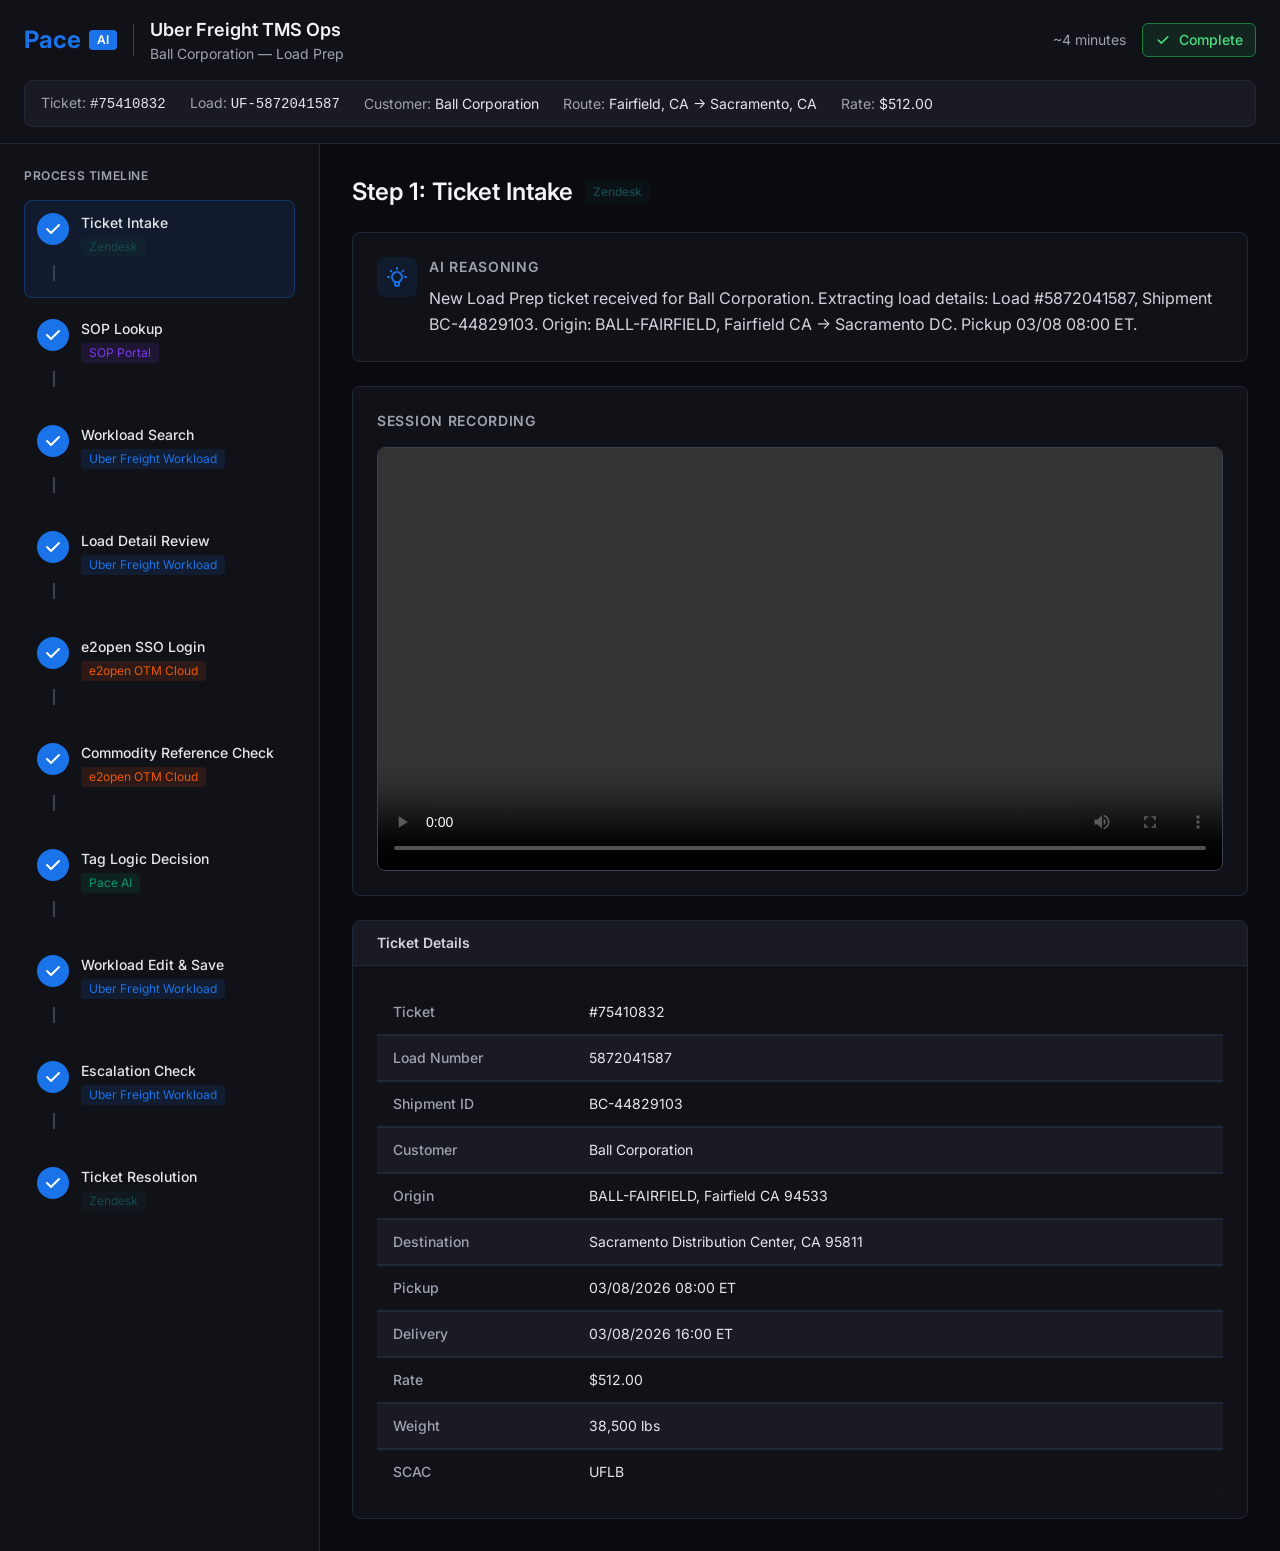
<file: dashboard/index.html>
<!DOCTYPE html><html lang="en"><head><meta charSet="utf-8"/><meta name="viewport" content="width=device-width, initial-scale=1"/><link rel="stylesheet" href="_next/static/css/158e9c19fcb15d76.css" data-precedence="next"/><link rel="preload" as="script" fetchPriority="low" href="_next/static/chunks/webpack-c8441f2d519541e3.js"/><script src="_next/static/chunks/fd9d1056-3eee857bde8f3b06.js" async=""></script><script src="_next/static/chunks/117-296a35f9ccea5534.js" async=""></script><script src="_next/static/chunks/main-app-3119057b531323e6.js" async=""></script><script src="_next/static/chunks/app/page-47adcf83fa76780a.js" async=""></script><link rel="preconnect" href="https://fonts.googleapis.com"/><link rel="preconnect" href="https://fonts.gstatic.com" crossorigin="anonymous"/><title>Pace Live Dashboard</title><meta name="description" content="Uber Freight TMS Ops - Ball Corporation Load Prep"/><link href="https://fonts.googleapis.com/css2?family=Inter:wght@400;500;600;700&amp;display=swap" rel="stylesheet"/><script src="_next/static/chunks/polyfills-42372ed130431b0a.js" noModule=""></script></head><body><div class="min-h-screen bg-[#0a0a0f] text-gray-200"><header class="bg-[#111118] border-b border-gray-800 px-6 py-4"><div class="flex items-center justify-between"><div class="flex items-center gap-4"><div class="flex items-center gap-2"><span class="text-2xl font-bold text-[#1a73e8]">Pace</span><span class="px-2 py-0.5 text-xs font-semibold bg-[#1a73e8] text-white rounded">AI</span></div><div class="h-8 w-px bg-gray-700"></div><div><h1 class="text-lg font-semibold text-gray-100">Uber Freight TMS Ops</h1><p class="text-sm text-gray-400">Ball Corporation — Load Prep</p></div></div><div class="flex items-center gap-4"><span class="text-sm text-gray-400">~4 minutes</span><div class="px-3 py-1.5 bg-green-900/30 border border-green-700 rounded-md flex items-center gap-2"><svg class="w-4 h-4 text-green-400" fill="currentColor" viewBox="0 0 20 20"><path fill-rule="evenodd" d="M16.707 5.293a1 1 0 010 1.414l-8 8a1 1 0 01-1.414 0l-4-4a1 1 0 011.414-1.414L8 12.586l7.293-7.293a1 1 0 011.414 0z" clip-rule="evenodd"></path></svg><span class="text-sm font-medium text-green-400">Complete</span></div></div></div><div class="mt-4 px-4 py-3 bg-[#1a1a24] rounded-lg border border-gray-800"><div class="flex items-center gap-6 text-sm"><span class="text-gray-400">Ticket: <span class="text-gray-200 font-mono">#75410832</span></span><span class="text-gray-400">Load: <span class="text-gray-200 font-mono">UF-5872041587</span></span><span class="text-gray-400">Customer: <span class="text-gray-200">Ball Corporation</span></span><span class="text-gray-400">Route: <span class="text-gray-200">Fairfield, CA → Sacramento, CA</span></span><span class="text-gray-400">Rate: <span class="text-gray-200">$512.00</span></span></div></div></header><div class="flex"><aside class="w-80 bg-[#111118] border-r border-gray-800 min-h-[calc(100vh-140px)] p-6"><h2 class="text-xs font-semibold text-gray-400 uppercase tracking-wider mb-4">Process Timeline</h2><div class="space-y-2"><button class="w-full text-left p-3 rounded-lg transition-colors bg-[#1a73e8]/10 border border-[#1a73e8]/30"><div class="flex items-start gap-3"><div class="flex-shrink-0 w-8 h-8 rounded-full flex items-center justify-center text-sm font-semibold bg-[#1a73e8] text-white"><svg class="w-5 h-5" fill="currentColor" viewBox="0 0 20 20"><path fill-rule="evenodd" d="M16.707 5.293a1 1 0 010 1.414l-8 8a1 1 0 01-1.414 0l-4-4a1 1 0 011.414-1.414L8 12.586l7.293-7.293a1 1 0 011.414 0z" clip-rule="evenodd"></path></svg></div><div class="flex-1 min-w-0"><h3 class="font-medium text-gray-200 text-sm">Ticket Intake</h3><p class="text-xs text-gray-500 mt-0.5 px-2 py-0.5 rounded inline-block" style="background-color:#17494D20;color:#17494D">Zendesk</p></div></div><div class="ml-4 mt-2 mb-1 h-4 border-l-2 border-gray-700"></div></button><button class="w-full text-left p-3 rounded-lg transition-colors hover:bg-[#1a1a24] border border-transparent"><div class="flex items-start gap-3"><div class="flex-shrink-0 w-8 h-8 rounded-full flex items-center justify-center text-sm font-semibold bg-[#1a73e8] text-white"><svg class="w-5 h-5" fill="currentColor" viewBox="0 0 20 20"><path fill-rule="evenodd" d="M16.707 5.293a1 1 0 010 1.414l-8 8a1 1 0 01-1.414 0l-4-4a1 1 0 011.414-1.414L8 12.586l7.293-7.293a1 1 0 011.414 0z" clip-rule="evenodd"></path></svg></div><div class="flex-1 min-w-0"><h3 class="font-medium text-gray-200 text-sm">SOP Lookup</h3><p class="text-xs text-gray-500 mt-0.5 px-2 py-0.5 rounded inline-block" style="background-color:#7C3AED20;color:#7C3AED">SOP Portal</p></div></div><div class="ml-4 mt-2 mb-1 h-4 border-l-2 border-gray-700"></div></button><button class="w-full text-left p-3 rounded-lg transition-colors hover:bg-[#1a1a24] border border-transparent"><div class="flex items-start gap-3"><div class="flex-shrink-0 w-8 h-8 rounded-full flex items-center justify-center text-sm font-semibold bg-[#1a73e8] text-white"><svg class="w-5 h-5" fill="currentColor" viewBox="0 0 20 20"><path fill-rule="evenodd" d="M16.707 5.293a1 1 0 010 1.414l-8 8a1 1 0 01-1.414 0l-4-4a1 1 0 011.414-1.414L8 12.586l7.293-7.293a1 1 0 011.414 0z" clip-rule="evenodd"></path></svg></div><div class="flex-1 min-w-0"><h3 class="font-medium text-gray-200 text-sm">Workload Search</h3><p class="text-xs text-gray-500 mt-0.5 px-2 py-0.5 rounded inline-block" style="background-color:#1a73e820;color:#1a73e8">Uber Freight Workload</p></div></div><div class="ml-4 mt-2 mb-1 h-4 border-l-2 border-gray-700"></div></button><button class="w-full text-left p-3 rounded-lg transition-colors hover:bg-[#1a1a24] border border-transparent"><div class="flex items-start gap-3"><div class="flex-shrink-0 w-8 h-8 rounded-full flex items-center justify-center text-sm font-semibold bg-[#1a73e8] text-white"><svg class="w-5 h-5" fill="currentColor" viewBox="0 0 20 20"><path fill-rule="evenodd" d="M16.707 5.293a1 1 0 010 1.414l-8 8a1 1 0 01-1.414 0l-4-4a1 1 0 011.414-1.414L8 12.586l7.293-7.293a1 1 0 011.414 0z" clip-rule="evenodd"></path></svg></div><div class="flex-1 min-w-0"><h3 class="font-medium text-gray-200 text-sm">Load Detail Review</h3><p class="text-xs text-gray-500 mt-0.5 px-2 py-0.5 rounded inline-block" style="background-color:#1a73e820;color:#1a73e8">Uber Freight Workload</p></div></div><div class="ml-4 mt-2 mb-1 h-4 border-l-2 border-gray-700"></div></button><button class="w-full text-left p-3 rounded-lg transition-colors hover:bg-[#1a1a24] border border-transparent"><div class="flex items-start gap-3"><div class="flex-shrink-0 w-8 h-8 rounded-full flex items-center justify-center text-sm font-semibold bg-[#1a73e8] text-white"><svg class="w-5 h-5" fill="currentColor" viewBox="0 0 20 20"><path fill-rule="evenodd" d="M16.707 5.293a1 1 0 010 1.414l-8 8a1 1 0 01-1.414 0l-4-4a1 1 0 011.414-1.414L8 12.586l7.293-7.293a1 1 0 011.414 0z" clip-rule="evenodd"></path></svg></div><div class="flex-1 min-w-0"><h3 class="font-medium text-gray-200 text-sm">e2open SSO Login</h3><p class="text-xs text-gray-500 mt-0.5 px-2 py-0.5 rounded inline-block" style="background-color:#EA580C20;color:#EA580C">e2open OTM Cloud</p></div></div><div class="ml-4 mt-2 mb-1 h-4 border-l-2 border-gray-700"></div></button><button class="w-full text-left p-3 rounded-lg transition-colors hover:bg-[#1a1a24] border border-transparent"><div class="flex items-start gap-3"><div class="flex-shrink-0 w-8 h-8 rounded-full flex items-center justify-center text-sm font-semibold bg-[#1a73e8] text-white"><svg class="w-5 h-5" fill="currentColor" viewBox="0 0 20 20"><path fill-rule="evenodd" d="M16.707 5.293a1 1 0 010 1.414l-8 8a1 1 0 01-1.414 0l-4-4a1 1 0 011.414-1.414L8 12.586l7.293-7.293a1 1 0 011.414 0z" clip-rule="evenodd"></path></svg></div><div class="flex-1 min-w-0"><h3 class="font-medium text-gray-200 text-sm">Commodity Reference Check</h3><p class="text-xs text-gray-500 mt-0.5 px-2 py-0.5 rounded inline-block" style="background-color:#EA580C20;color:#EA580C">e2open OTM Cloud</p></div></div><div class="ml-4 mt-2 mb-1 h-4 border-l-2 border-gray-700"></div></button><button class="w-full text-left p-3 rounded-lg transition-colors hover:bg-[#1a1a24] border border-transparent"><div class="flex items-start gap-3"><div class="flex-shrink-0 w-8 h-8 rounded-full flex items-center justify-center text-sm font-semibold bg-[#1a73e8] text-white"><svg class="w-5 h-5" fill="currentColor" viewBox="0 0 20 20"><path fill-rule="evenodd" d="M16.707 5.293a1 1 0 010 1.414l-8 8a1 1 0 01-1.414 0l-4-4a1 1 0 011.414-1.414L8 12.586l7.293-7.293a1 1 0 011.414 0z" clip-rule="evenodd"></path></svg></div><div class="flex-1 min-w-0"><h3 class="font-medium text-gray-200 text-sm">Tag Logic Decision</h3><p class="text-xs text-gray-500 mt-0.5 px-2 py-0.5 rounded inline-block" style="background-color:#05966920;color:#059669">Pace AI</p></div></div><div class="ml-4 mt-2 mb-1 h-4 border-l-2 border-gray-700"></div></button><button class="w-full text-left p-3 rounded-lg transition-colors hover:bg-[#1a1a24] border border-transparent"><div class="flex items-start gap-3"><div class="flex-shrink-0 w-8 h-8 rounded-full flex items-center justify-center text-sm font-semibold bg-[#1a73e8] text-white"><svg class="w-5 h-5" fill="currentColor" viewBox="0 0 20 20"><path fill-rule="evenodd" d="M16.707 5.293a1 1 0 010 1.414l-8 8a1 1 0 01-1.414 0l-4-4a1 1 0 011.414-1.414L8 12.586l7.293-7.293a1 1 0 011.414 0z" clip-rule="evenodd"></path></svg></div><div class="flex-1 min-w-0"><h3 class="font-medium text-gray-200 text-sm">Workload Edit &amp; Save</h3><p class="text-xs text-gray-500 mt-0.5 px-2 py-0.5 rounded inline-block" style="background-color:#1a73e820;color:#1a73e8">Uber Freight Workload</p></div></div><div class="ml-4 mt-2 mb-1 h-4 border-l-2 border-gray-700"></div></button><button class="w-full text-left p-3 rounded-lg transition-colors hover:bg-[#1a1a24] border border-transparent"><div class="flex items-start gap-3"><div class="flex-shrink-0 w-8 h-8 rounded-full flex items-center justify-center text-sm font-semibold bg-[#1a73e8] text-white"><svg class="w-5 h-5" fill="currentColor" viewBox="0 0 20 20"><path fill-rule="evenodd" d="M16.707 5.293a1 1 0 010 1.414l-8 8a1 1 0 01-1.414 0l-4-4a1 1 0 011.414-1.414L8 12.586l7.293-7.293a1 1 0 011.414 0z" clip-rule="evenodd"></path></svg></div><div class="flex-1 min-w-0"><h3 class="font-medium text-gray-200 text-sm">Escalation Check</h3><p class="text-xs text-gray-500 mt-0.5 px-2 py-0.5 rounded inline-block" style="background-color:#1a73e820;color:#1a73e8">Uber Freight Workload</p></div></div><div class="ml-4 mt-2 mb-1 h-4 border-l-2 border-gray-700"></div></button><button class="w-full text-left p-3 rounded-lg transition-colors hover:bg-[#1a1a24] border border-transparent"><div class="flex items-start gap-3"><div class="flex-shrink-0 w-8 h-8 rounded-full flex items-center justify-center text-sm font-semibold bg-[#1a73e8] text-white"><svg class="w-5 h-5" fill="currentColor" viewBox="0 0 20 20"><path fill-rule="evenodd" d="M16.707 5.293a1 1 0 010 1.414l-8 8a1 1 0 01-1.414 0l-4-4a1 1 0 011.414-1.414L8 12.586l7.293-7.293a1 1 0 011.414 0z" clip-rule="evenodd"></path></svg></div><div class="flex-1 min-w-0"><h3 class="font-medium text-gray-200 text-sm">Ticket Resolution</h3><p class="text-xs text-gray-500 mt-0.5 px-2 py-0.5 rounded inline-block" style="background-color:#17494D20;color:#17494D">Zendesk</p></div></div></button></div></aside><main class="flex-1 p-8"><div class="max-w-5xl mx-auto space-y-6"><div class="flex items-center justify-between"><div><div class="flex items-center gap-3"><h2 class="text-2xl font-semibold text-gray-100">Step <!-- -->1<!-- -->: <!-- -->Ticket Intake</h2><span class="px-2 py-1 text-xs font-medium rounded" style="background-color:#17494D20;color:#17494D">Zendesk</span></div></div></div><div class="bg-[#111118] border border-gray-800 rounded-lg p-6"><div class="flex items-start gap-3"><div class="flex-shrink-0 w-10 h-10 bg-[#1a73e8]/10 rounded-lg flex items-center justify-center"><svg class="w-6 h-6 text-[#1a73e8]" fill="none" stroke="currentColor" viewBox="0 0 24 24"><path stroke-linecap="round" stroke-linejoin="round" stroke-width="2" d="M9.663 17h4.673M12 3v1m6.364 1.636l-.707.707M21 12h-1M4 12H3m3.343-5.657l-.707-.707m2.828 9.9a5 5 0 117.072 0l-.548.547A3.374 3.374 0 0014 18.469V19a2 2 0 11-4 0v-.531c0-.895-.356-1.754-.988-2.386l-.548-.547z"></path></svg></div><div class="flex-1"><h3 class="text-sm font-semibold text-gray-400 uppercase tracking-wider mb-2">AI Reasoning</h3><p class="text-gray-300 leading-relaxed">New Load Prep ticket received for Ball Corporation. Extracting load details: Load #5872041587, Shipment BC-44829103. Origin: BALL-FAIRFIELD, Fairfield CA → Sacramento DC. Pickup 03/08 08:00 ET.</p></div></div></div><div class="bg-[#111118] border border-gray-800 rounded-lg p-6"><h3 class="text-sm font-semibold text-gray-400 uppercase tracking-wider mb-4">Session Recording</h3><video controls="" class="w-full rounded-lg border border-gray-700 bg-black" style="max-height:500px"><source src="https://raw.githubusercontent.com/vignesh-zamp/demo-videos/main/uf_zendesk_ticket_intake.webm" type="video/webm"/>Your browser does not support the video tag.</video></div><div class="bg-[#111118] border border-gray-800 rounded-lg overflow-hidden"><div class="bg-[#1a1a24] px-6 py-3 border-b border-gray-800"><h3 class="text-sm font-semibold text-gray-300">Ticket Details</h3></div><div class="p-6"><div class="grid grid-cols-1 gap-0.5 bg-gray-800 rounded-lg overflow-hidden"><div class="flex items-start gap-4 px-4 py-3 bg-[#111118]"><span class="text-sm text-gray-400 font-medium min-w-[180px]">Ticket</span><span class="text-sm flex-1 text-gray-200">#75410832</span></div><div class="flex items-start gap-4 px-4 py-3 bg-[#1a1a24]"><span class="text-sm text-gray-400 font-medium min-w-[180px]">Load Number</span><span class="text-sm flex-1 text-gray-200">5872041587</span></div><div class="flex items-start gap-4 px-4 py-3 bg-[#111118]"><span class="text-sm text-gray-400 font-medium min-w-[180px]">Shipment ID</span><span class="text-sm flex-1 text-gray-200">BC-44829103</span></div><div class="flex items-start gap-4 px-4 py-3 bg-[#1a1a24]"><span class="text-sm text-gray-400 font-medium min-w-[180px]">Customer</span><span class="text-sm flex-1 text-gray-200">Ball Corporation</span></div><div class="flex items-start gap-4 px-4 py-3 bg-[#111118]"><span class="text-sm text-gray-400 font-medium min-w-[180px]">Origin</span><span class="text-sm flex-1 text-gray-200">BALL-FAIRFIELD, Fairfield CA 94533</span></div><div class="flex items-start gap-4 px-4 py-3 bg-[#1a1a24]"><span class="text-sm text-gray-400 font-medium min-w-[180px]">Destination</span><span class="text-sm flex-1 text-gray-200">Sacramento Distribution Center, CA 95811</span></div><div class="flex items-start gap-4 px-4 py-3 bg-[#111118]"><span class="text-sm text-gray-400 font-medium min-w-[180px]">Pickup</span><span class="text-sm flex-1 text-gray-200">03/08/2026 08:00 ET</span></div><div class="flex items-start gap-4 px-4 py-3 bg-[#1a1a24]"><span class="text-sm text-gray-400 font-medium min-w-[180px]">Delivery</span><span class="text-sm flex-1 text-gray-200">03/08/2026 16:00 ET</span></div><div class="flex items-start gap-4 px-4 py-3 bg-[#111118]"><span class="text-sm text-gray-400 font-medium min-w-[180px]">Rate</span><span class="text-sm flex-1 text-gray-200">$512.00</span></div><div class="flex items-start gap-4 px-4 py-3 bg-[#1a1a24]"><span class="text-sm text-gray-400 font-medium min-w-[180px]">Weight</span><span class="text-sm flex-1 text-gray-200">38,500 lbs</span></div><div class="flex items-start gap-4 px-4 py-3 bg-[#111118]"><span class="text-sm text-gray-400 font-medium min-w-[180px]">SCAC</span><span class="text-sm flex-1 text-gray-200">UFLB</span></div></div></div></div></div></main></div></div><script src="_next/static/chunks/webpack-c8441f2d519541e3.js" async=""></script><script>(self.__next_f=self.__next_f||[]).push([0]);self.__next_f.push([2,null])</script><script>self.__next_f.push([1,"1:HL[\"_next/static/css/158e9c19fcb15d76.css\",\"style\"]\n"])</script><script>self.__next_f.push([1,"2:I[2846,[],\"\"]\n4:I[9107,[],\"ClientPageRoot\"]\n5:I[7340,[\"931\",\"static/chunks/app/page-47adcf83fa76780a.js\"],\"default\",1]\n6:I[4707,[],\"\"]\n7:I[6423,[],\"\"]\n9:I[1060,[],\"\"]\na:[]\n"])</script><script>self.__next_f.push([1,"0:[\"$\",\"$L2\",null,{\"buildId\":\"ggYRag3NSaurDNnqoyRTw\",\"assetPrefix\":\"\",\"urlParts\":[\"\",\"\"],\"initialTree\":[\"\",{\"children\":[\"__PAGE__\",{}]},\"$undefined\",\"$undefined\",true],\"initialSeedData\":[\"\",{\"children\":[\"__PAGE__\",{},[[\"$L3\",[\"$\",\"$L4\",null,{\"props\":{\"params\":{},\"searchParams\":{}},\"Component\":\"$5\"}],null],null],null]},[[[[\"$\",\"link\",\"0\",{\"rel\":\"stylesheet\",\"href\":\"_next/static/css/158e9c19fcb15d76.css\",\"precedence\":\"next\",\"crossOrigin\":\"$undefined\"}]],[\"$\",\"html\",null,{\"lang\":\"en\",\"children\":[[\"$\",\"head\",null,{\"children\":[[\"$\",\"link\",null,{\"rel\":\"preconnect\",\"href\":\"https://fonts.googleapis.com\"}],[\"$\",\"link\",null,{\"rel\":\"preconnect\",\"href\":\"https://fonts.gstatic.com\",\"crossOrigin\":\"anonymous\"}],[\"$\",\"link\",null,{\"href\":\"https://fonts.googleapis.com/css2?family=Inter:wght@400;500;600;700\u0026display=swap\",\"rel\":\"stylesheet\"}]]}],[\"$\",\"body\",null,{\"children\":[\"$\",\"$L6\",null,{\"parallelRouterKey\":\"children\",\"segmentPath\":[\"children\"],\"error\":\"$undefined\",\"errorStyles\":\"$undefined\",\"errorScripts\":\"$undefined\",\"template\":[\"$\",\"$L7\",null,{}],\"templateStyles\":\"$undefined\",\"templateScripts\":\"$undefined\",\"notFound\":[[\"$\",\"title\",null,{\"children\":\"404: This page could not be found.\"}],[\"$\",\"div\",null,{\"style\":{\"fontFamily\":\"system-ui,\\\"Segoe UI\\\",Roboto,Helvetica,Arial,sans-serif,\\\"Apple Color Emoji\\\",\\\"Segoe UI Emoji\\\"\",\"height\":\"100vh\",\"textAlign\":\"center\",\"display\":\"flex\",\"flexDirection\":\"column\",\"alignItems\":\"center\",\"justifyContent\":\"center\"},\"children\":[\"$\",\"div\",null,{\"children\":[[\"$\",\"style\",null,{\"dangerouslySetInnerHTML\":{\"__html\":\"body{color:#000;background:#fff;margin:0}.next-error-h1{border-right:1px solid rgba(0,0,0,.3)}@media (prefers-color-scheme:dark){body{color:#fff;background:#000}.next-error-h1{border-right:1px solid rgba(255,255,255,.3)}}\"}}],[\"$\",\"h1\",null,{\"className\":\"next-error-h1\",\"style\":{\"display\":\"inline-block\",\"margin\":\"0 20px 0 0\",\"padding\":\"0 23px 0 0\",\"fontSize\":24,\"fontWeight\":500,\"verticalAlign\":\"top\",\"lineHeight\":\"49px\"},\"children\":\"404\"}],[\"$\",\"div\",null,{\"style\":{\"display\":\"inline-block\"},\"children\":[\"$\",\"h2\",null,{\"style\":{\"fontSize\":14,\"fontWeight\":400,\"lineHeight\":\"49px\",\"margin\":0},\"children\":\"This page could not be found.\"}]}]]}]}]],\"notFoundStyles\":[]}]}]]}]],null],null],\"couldBeIntercepted\":false,\"initialHead\":[null,\"$L8\"],\"globalErrorComponent\":\"$9\",\"missingSlots\":\"$Wa\"}]\n"])</script><script>self.__next_f.push([1,"8:[[\"$\",\"meta\",\"0\",{\"name\":\"viewport\",\"content\":\"width=device-width, initial-scale=1\"}],[\"$\",\"meta\",\"1\",{\"charSet\":\"utf-8\"}],[\"$\",\"title\",\"2\",{\"children\":\"Pace Live Dashboard\"}],[\"$\",\"meta\",\"3\",{\"name\":\"description\",\"content\":\"Uber Freight TMS Ops - Ball Corporation Load Prep\"}]]\n3:null\n"])</script></body></html>
</file>
<file: dashboard/_next/static/css/158e9c19fcb15d76.css>
*,:after,:before{--tw-border-spacing-x:0;--tw-border-spacing-y:0;--tw-translate-x:0;--tw-translate-y:0;--tw-rotate:0;--tw-skew-x:0;--tw-skew-y:0;--tw-scale-x:1;--tw-scale-y:1;--tw-pan-x: ;--tw-pan-y: ;--tw-pinch-zoom: ;--tw-scroll-snap-strictness:proximity;--tw-gradient-from-position: ;--tw-gradient-via-position: ;--tw-gradient-to-position: ;--tw-ordinal: ;--tw-slashed-zero: ;--tw-numeric-figure: ;--tw-numeric-spacing: ;--tw-numeric-fraction: ;--tw-ring-inset: ;--tw-ring-offset-width:0px;--tw-ring-offset-color:#fff;--tw-ring-color:rgba(59,130,246,.5);--tw-ring-offset-shadow:0 0 #0000;--tw-ring-shadow:0 0 #0000;--tw-shadow:0 0 #0000;--tw-shadow-colored:0 0 #0000;--tw-blur: ;--tw-brightness: ;--tw-contrast: ;--tw-grayscale: ;--tw-hue-rotate: ;--tw-invert: ;--tw-saturate: ;--tw-sepia: ;--tw-drop-shadow: ;--tw-backdrop-blur: ;--tw-backdrop-brightness: ;--tw-backdrop-contrast: ;--tw-backdrop-grayscale: ;--tw-backdrop-hue-rotate: ;--tw-backdrop-invert: ;--tw-backdrop-opacity: ;--tw-backdrop-saturate: ;--tw-backdrop-sepia: ;--tw-contain-size: ;--tw-contain-layout: ;--tw-contain-paint: ;--tw-contain-style: }::backdrop{--tw-border-spacing-x:0;--tw-border-spacing-y:0;--tw-translate-x:0;--tw-translate-y:0;--tw-rotate:0;--tw-skew-x:0;--tw-skew-y:0;--tw-scale-x:1;--tw-scale-y:1;--tw-pan-x: ;--tw-pan-y: ;--tw-pinch-zoom: ;--tw-scroll-snap-strictness:proximity;--tw-gradient-from-position: ;--tw-gradient-via-position: ;--tw-gradient-to-position: ;--tw-ordinal: ;--tw-slashed-zero: ;--tw-numeric-figure: ;--tw-numeric-spacing: ;--tw-numeric-fraction: ;--tw-ring-inset: ;--tw-ring-offset-width:0px;--tw-ring-offset-color:#fff;--tw-ring-color:rgba(59,130,246,.5);--tw-ring-offset-shadow:0 0 #0000;--tw-ring-shadow:0 0 #0000;--tw-shadow:0 0 #0000;--tw-shadow-colored:0 0 #0000;--tw-blur: ;--tw-brightness: ;--tw-contrast: ;--tw-grayscale: ;--tw-hue-rotate: ;--tw-invert: ;--tw-saturate: ;--tw-sepia: ;--tw-drop-shadow: ;--tw-backdrop-blur: ;--tw-backdrop-brightness: ;--tw-backdrop-contrast: ;--tw-backdrop-grayscale: ;--tw-backdrop-hue-rotate: ;--tw-backdrop-invert: ;--tw-backdrop-opacity: ;--tw-backdrop-saturate: ;--tw-backdrop-sepia: ;--tw-contain-size: ;--tw-contain-layout: ;--tw-contain-paint: ;--tw-contain-style: }/*
! tailwindcss v3.4.19 | MIT License | https://tailwindcss.com
*/*,:after,:before{box-sizing:border-box;border:0 solid #e5e7eb}:after,:before{--tw-content:""}:host,html{line-height:1.5;-webkit-text-size-adjust:100%;-moz-tab-size:4;-o-tab-size:4;tab-size:4;font-family:ui-sans-serif,system-ui,sans-serif,Apple Color Emoji,Segoe UI Emoji,Segoe UI Symbol,Noto Color Emoji;font-feature-settings:normal;font-variation-settings:normal;-webkit-tap-highlight-color:transparent}body{line-height:inherit}hr{height:0;color:inherit;border-top-width:1px}abbr:where([title]){-webkit-text-decoration:underline dotted;text-decoration:underline dotted}h1,h2,h3,h4,h5,h6{font-size:inherit;font-weight:inherit}a{color:inherit;text-decoration:inherit}b,strong{font-weight:bolder}code,kbd,pre,samp{font-family:ui-monospace,SFMono-Regular,Menlo,Monaco,Consolas,Liberation Mono,Courier New,monospace;font-feature-settings:normal;font-variation-settings:normal;font-size:1em}small{font-size:80%}sub,sup{font-size:75%;line-height:0;position:relative;vertical-align:baseline}sub{bottom:-.25em}sup{top:-.5em}table{text-indent:0;border-color:inherit;border-collapse:collapse}button,input,optgroup,select,textarea{font-family:inherit;font-feature-settings:inherit;font-variation-settings:inherit;font-size:100%;font-weight:inherit;line-height:inherit;letter-spacing:inherit;color:inherit;margin:0;padding:0}button,select{text-transform:none}button,input:where([type=button]),input:where([type=reset]),input:where([type=submit]){-webkit-appearance:button;background-color:transparent;background-image:none}:-moz-focusring{outline:auto}:-moz-ui-invalid{box-shadow:none}progress{vertical-align:baseline}::-webkit-inner-spin-button,::-webkit-outer-spin-button{height:auto}[type=search]{-webkit-appearance:textfield;outline-offset:-2px}::-webkit-search-decoration{-webkit-appearance:none}::-webkit-file-upload-button{-webkit-appearance:button;font:inherit}summary{display:list-item}blockquote,dd,dl,figure,h1,h2,h3,h4,h5,h6,hr,p,pre{margin:0}fieldset{margin:0}fieldset,legend{padding:0}menu,ol,ul{list-style:none;margin:0;padding:0}dialog{padding:0}textarea{resize:vertical}input::-moz-placeholder,textarea::-moz-placeholder{opacity:1;color:#9ca3af}input::placeholder,textarea::placeholder{opacity:1;color:#9ca3af}[role=button],button{cursor:pointer}:disabled{cursor:default}audio,canvas,embed,iframe,img,object,svg,video{display:block;vertical-align:middle}img,video{max-width:100%;height:auto}[hidden]:where(:not([hidden=until-found])){display:none}.mx-auto{margin-left:auto;margin-right:auto}.mb-1{margin-bottom:.25rem}.mb-2{margin-bottom:.5rem}.mb-4{margin-bottom:1rem}.ml-4{margin-left:1rem}.mt-0\.5{margin-top:.125rem}.mt-2{margin-top:.5rem}.mt-4{margin-top:1rem}.inline-block{display:inline-block}.flex{display:flex}.grid{display:grid}.h-10{height:2.5rem}.h-4{height:1rem}.h-5{height:1.25rem}.h-6{height:1.5rem}.h-8{height:2rem}.min-h-\[calc\(100vh-140px\)\]{min-height:calc(100vh - 140px)}.min-h-screen{min-height:100vh}.w-10{width:2.5rem}.w-4{width:1rem}.w-5{width:1.25rem}.w-6{width:1.5rem}.w-8{width:2rem}.w-80{width:20rem}.w-full{width:100%}.w-px{width:1px}.min-w-0{min-width:0}.min-w-\[180px\]{min-width:180px}.max-w-5xl{max-width:64rem}.flex-1{flex:1 1 0%}.flex-shrink-0{flex-shrink:0}.grid-cols-1{grid-template-columns:repeat(1,minmax(0,1fr))}.items-start{align-items:flex-start}.items-center{align-items:center}.justify-center{justify-content:center}.justify-between{justify-content:space-between}.gap-0\.5{gap:.125rem}.gap-2{gap:.5rem}.gap-3{gap:.75rem}.gap-4{gap:1rem}.gap-6{gap:1.5rem}.space-y-2>:not([hidden])~:not([hidden]){--tw-space-y-reverse:0;margin-top:calc(.5rem * calc(1 - var(--tw-space-y-reverse)));margin-bottom:calc(.5rem * var(--tw-space-y-reverse))}.space-y-6>:not([hidden])~:not([hidden]){--tw-space-y-reverse:0;margin-top:calc(1.5rem * calc(1 - var(--tw-space-y-reverse)));margin-bottom:calc(1.5rem * var(--tw-space-y-reverse))}.overflow-hidden{overflow:hidden}.rounded{border-radius:.25rem}.rounded-full{border-radius:9999px}.rounded-lg{border-radius:.5rem}.rounded-md{border-radius:.375rem}.border{border-width:1px}.border-b{border-bottom-width:1px}.border-l-2{border-left-width:2px}.border-r{border-right-width:1px}.border-\[\#1a73e8\]\/30{border-color:rgba(26,115,232,.3)}.border-gray-700{--tw-border-opacity:1;border-color:rgb(55 65 81/var(--tw-border-opacity,1))}.border-gray-800{--tw-border-opacity:1;border-color:rgb(31 41 55/var(--tw-border-opacity,1))}.border-green-700{--tw-border-opacity:1;border-color:rgb(21 128 61/var(--tw-border-opacity,1))}.border-transparent{border-color:transparent}.bg-\[\#0a0a0f\]{--tw-bg-opacity:1;background-color:rgb(10 10 15/var(--tw-bg-opacity,1))}.bg-\[\#111118\]{--tw-bg-opacity:1;background-color:rgb(17 17 24/var(--tw-bg-opacity,1))}.bg-\[\#1a1a24\]{--tw-bg-opacity:1;background-color:rgb(26 26 36/var(--tw-bg-opacity,1))}.bg-\[\#1a73e8\]{--tw-bg-opacity:1;background-color:rgb(26 115 232/var(--tw-bg-opacity,1))}.bg-\[\#1a73e8\]\/10{background-color:rgba(26,115,232,.1)}.bg-black{--tw-bg-opacity:1;background-color:rgb(0 0 0/var(--tw-bg-opacity,1))}.bg-gray-700{--tw-bg-opacity:1;background-color:rgb(55 65 81/var(--tw-bg-opacity,1))}.bg-gray-800{--tw-bg-opacity:1;background-color:rgb(31 41 55/var(--tw-bg-opacity,1))}.bg-green-900\/30{background-color:rgba(20,83,45,.3)}.p-3{padding:.75rem}.p-6{padding:1.5rem}.p-8{padding:2rem}.px-2{padding-left:.5rem;padding-right:.5rem}.px-3{padding-left:.75rem;padding-right:.75rem}.px-4{padding-left:1rem;padding-right:1rem}.px-6{padding-left:1.5rem;padding-right:1.5rem}.py-0\.5{padding-top:.125rem;padding-bottom:.125rem}.py-1{padding-top:.25rem;padding-bottom:.25rem}.py-1\.5{padding-top:.375rem;padding-bottom:.375rem}.py-3{padding-top:.75rem;padding-bottom:.75rem}.py-4{padding-top:1rem;padding-bottom:1rem}.text-left{text-align:left}.font-mono{font-family:ui-monospace,SFMono-Regular,Menlo,Monaco,Consolas,Liberation Mono,Courier New,monospace}.text-2xl{font-size:1.5rem;line-height:2rem}.text-lg{font-size:1.125rem;line-height:1.75rem}.text-sm{font-size:.875rem;line-height:1.25rem}.text-xs{font-size:.75rem;line-height:1rem}.font-bold{font-weight:700}.font-medium{font-weight:500}.font-semibold{font-weight:600}.uppercase{text-transform:uppercase}.leading-relaxed{line-height:1.625}.tracking-wider{letter-spacing:.05em}.text-\[\#1a73e8\]{--tw-text-opacity:1;color:rgb(26 115 232/var(--tw-text-opacity,1))}.text-gray-100{--tw-text-opacity:1;color:rgb(243 244 246/var(--tw-text-opacity,1))}.text-gray-200{--tw-text-opacity:1;color:rgb(229 231 235/var(--tw-text-opacity,1))}.text-gray-300{--tw-text-opacity:1;color:rgb(209 213 219/var(--tw-text-opacity,1))}.text-gray-400{--tw-text-opacity:1;color:rgb(156 163 175/var(--tw-text-opacity,1))}.text-gray-500{--tw-text-opacity:1;color:rgb(107 114 128/var(--tw-text-opacity,1))}.text-green-400{--tw-text-opacity:1;color:rgb(74 222 128/var(--tw-text-opacity,1))}.text-white{--tw-text-opacity:1;color:rgb(255 255 255/var(--tw-text-opacity,1))}.transition-colors{transition-property:color,background-color,border-color,text-decoration-color,fill,stroke;transition-timing-function:cubic-bezier(.4,0,.2,1);transition-duration:.15s}body{font-family:Inter,-apple-system,BlinkMacSystemFont,Segoe UI,sans-serif;margin:0;padding:0;background:#0a0a0f;color:#e5e7eb}*{box-sizing:border-box}.hover\:bg-\[\#1a1a24\]:hover{--tw-bg-opacity:1;background-color:rgb(26 26 36/var(--tw-bg-opacity,1))}
</file>
